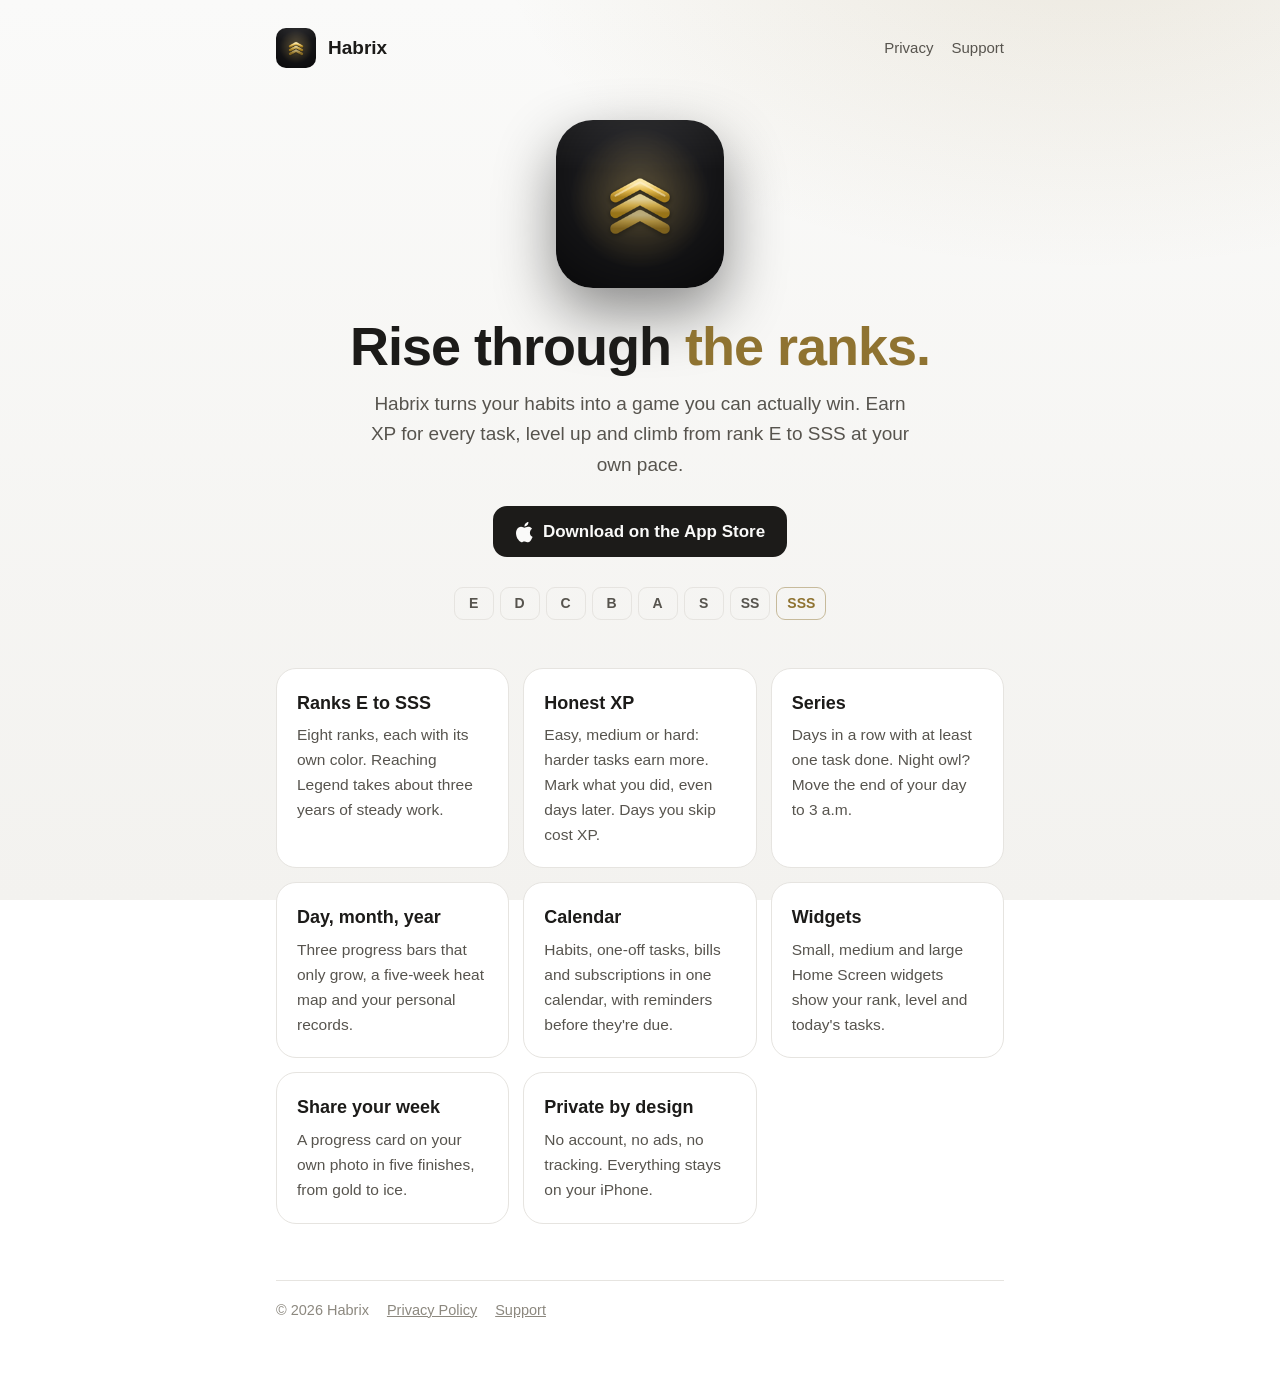
<file: index.html>
<!doctype html>
<html lang="en">
<head>
<meta charset="utf-8">
<meta name="viewport" content="width=device-width,initial-scale=1">
<title>Habrix — Habit tracker with ranks</title>
<meta name="description" content="Habrix turns habits into a game you can win: earn XP, level up and rise from rank E to SSS. No account, no ads — everything stays on your iPhone.">
<link rel="icon" href="icon.png">
<link rel="stylesheet" href="style.css">
</head>
<body>
<div class="wrap">
  <nav>
    <a class="brand" href="./"><img src="icon.png" alt="">Habrix</a>
    <div class="links"><a href="privacy.html">Privacy</a><a href="support.html">Support</a></div>
  </nav>

  <section class="hero">
    <img class="icon" src="icon.png" alt="Habrix app icon">
    <h1>Rise through <em>the ranks.</em></h1>
    <p class="lead">Habrix turns your habits into a game you can actually win. Earn XP for every task, level up and climb from rank E to SSS at your own pace.</p>
    <a class="store" href="https://apps.apple.com/app/id6793693508" aria-label="Download on the App Store">
      <svg width="18" height="22" viewBox="0 0 18 22" fill="currentColor" aria-hidden="true"><path d="M14.9 11.7c0-2.6 2.1-3.8 2.2-3.9-1.2-1.8-3.1-2-3.7-2-1.6-.2-3.1.9-3.9.9-.8 0-2-.9-3.4-.9-1.7 0-3.3 1-4.2 2.6-1.8 3.1-.5 7.7 1.3 10.2.9 1.2 1.9 2.6 3.2 2.6 1.3-.1 1.8-.8 3.3-.8s2 .8 3.4.8c1.4 0 2.3-1.3 3.1-2.5 1-1.4 1.4-2.8 1.4-2.9-.1 0-2.7-1-2.7-4.1zM12.4 4.1c.7-.9 1.2-2 1-3.1-1 0-2.2.7-2.9 1.5-.6.7-1.2 1.9-1 3 1.1.1 2.2-.6 2.9-1.4z"/></svg>
      Download on the App Store
    </a>
    <div class="ranks" aria-label="Ranks from E to SSS"><span>E</span><span>D</span><span>C</span><span>B</span><span>A</span><span>S</span><span>SS</span><span>SSS</span></div>
  </section>

  <div class="grid">
    <div class="card"><h3>Ranks E to SSS</h3><p>Eight ranks, each with its own color. Reaching Legend takes about three years of steady work.</p></div>
    <div class="card"><h3>Honest XP</h3><p>Easy, medium or hard: harder tasks earn more. Mark what you did, even days later. Days you skip cost XP.</p></div>
    <div class="card"><h3>Series</h3><p>Days in a row with at least one task done. Night owl? Move the end of your day to 3 a.m.</p></div>
    <div class="card"><h3>Day, month, year</h3><p>Three progress bars that only grow, a five-week heat map and your personal records.</p></div>
    <div class="card"><h3>Calendar</h3><p>Habits, one-off tasks, bills and subscriptions in one calendar, with reminders before they're due.</p></div>
    <div class="card"><h3>Widgets</h3><p>Small, medium and large Home Screen widgets show your rank, level and today's tasks.</p></div>
    <div class="card"><h3>Share your week</h3><p>A progress card on your own photo in five finishes, from gold to ice.</p></div>
    <div class="card"><h3>Private by design</h3><p>No account, no ads, no tracking. Everything stays on your iPhone.</p></div>
  </div>

  <footer>
    <span>© 2026 Habrix</span>
    <a href="privacy.html">Privacy Policy</a>
    <a href="support.html">Support</a>
  </footer>
</div>
</body>
</html>
</file>
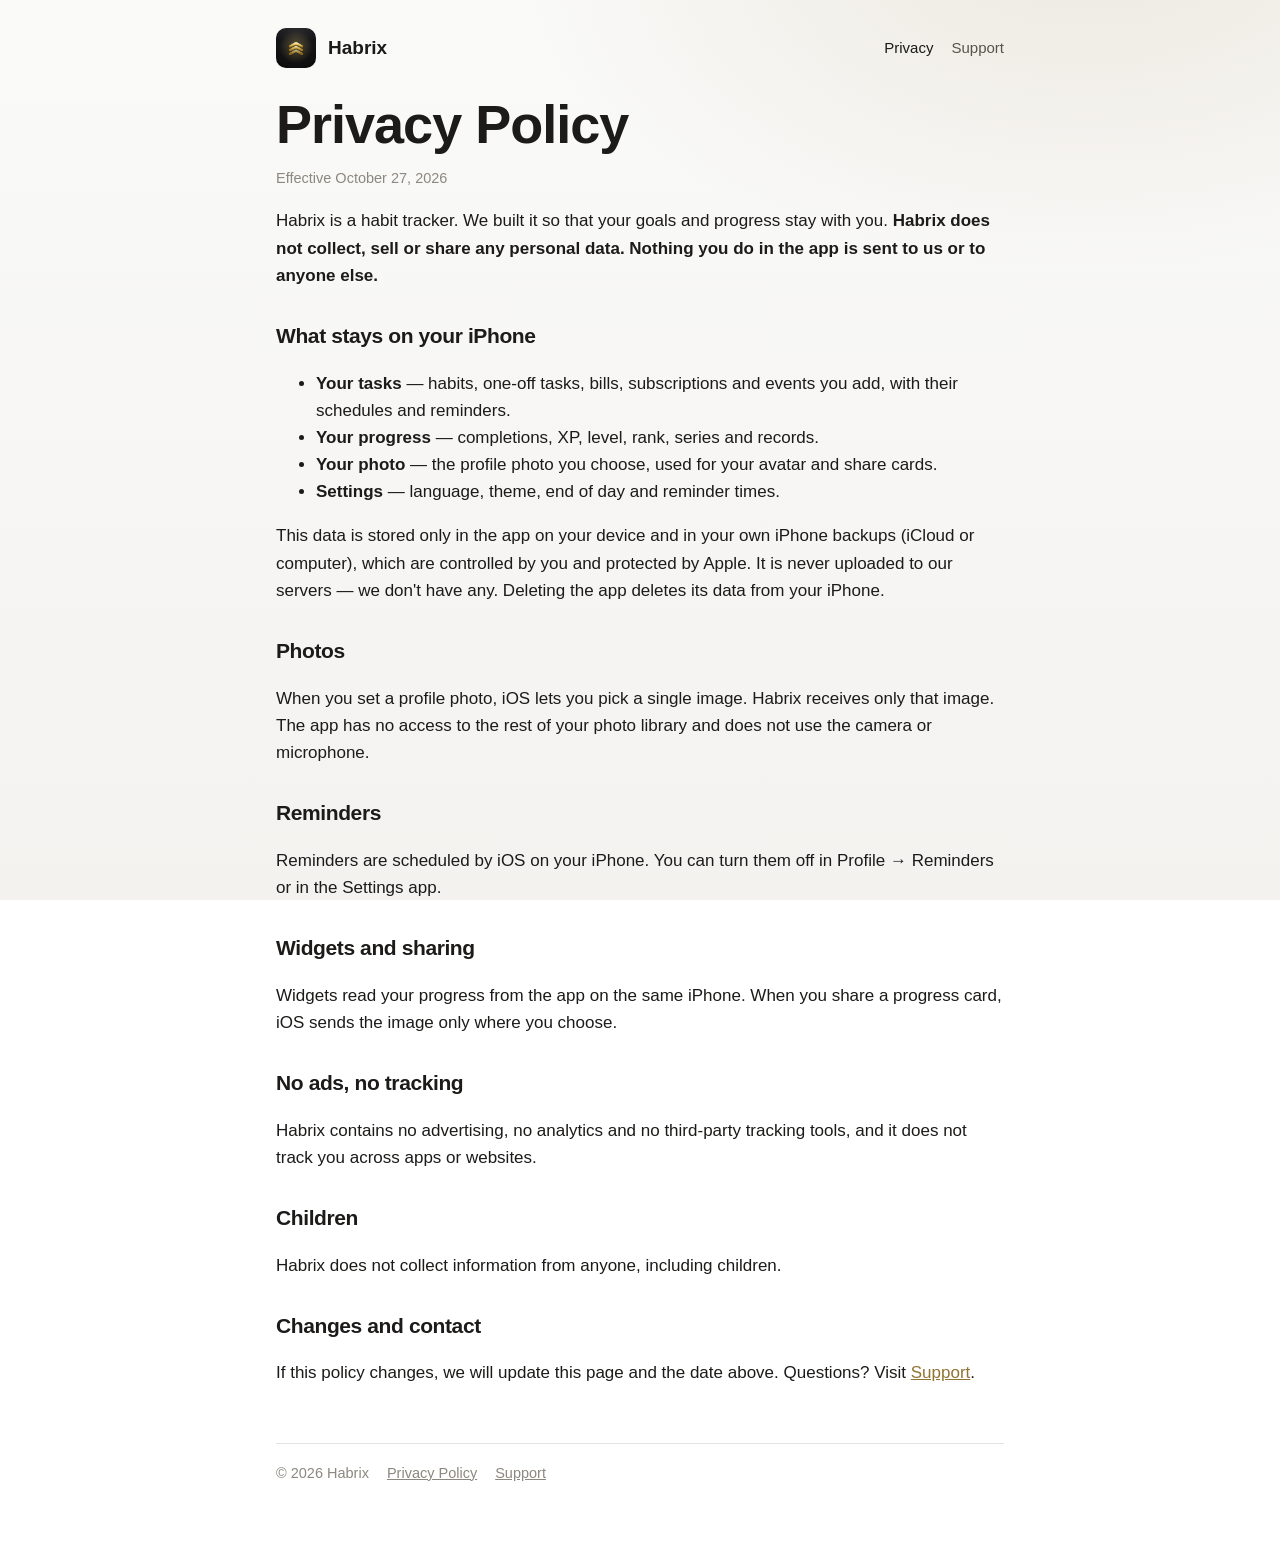
<file: privacy.html>
<!doctype html>
<html lang="en">
<head>
<meta charset="utf-8">
<meta name="viewport" content="width=device-width,initial-scale=1">
<title>Privacy Policy — Habrix</title>
<link rel="icon" href="icon.png">
<link rel="stylesheet" href="style.css">
</head>
<body>
<div class="wrap doc">
  <nav>
    <a class="brand" href="./"><img src="icon.png" alt="">Habrix</a>
    <div class="links"><a href="privacy.html" aria-current="page">Privacy</a><a href="support.html">Support</a></div>
  </nav>

  <h1>Privacy Policy</h1>
  <p class="muted">Effective October 27, 2026</p>

  <p>Habrix is a habit tracker. We built it so that your goals and progress stay with you.
     <b>Habrix does not collect, sell or share any personal data. Nothing you do in the app is sent to us or to anyone else.</b></p>

  <h2>What stays on your iPhone</h2>
  <ul>
    <li><b>Your tasks</b> — habits, one-off tasks, bills, subscriptions and events you add, with their schedules and reminders.</li>
    <li><b>Your progress</b> — completions, XP, level, rank, series and records.</li>
    <li><b>Your photo</b> — the profile photo you choose, used for your avatar and share cards.</li>
    <li><b>Settings</b> — language, theme, end of day and reminder times.</li>
  </ul>
  <p>This data is stored only in the app on your device and in your own iPhone backups (iCloud or computer), which are controlled by you and protected by Apple.
     It is never uploaded to our servers — we don't have any. Deleting the app deletes its data from your iPhone.</p>

  <h2>Photos</h2>
  <p>When you set a profile photo, iOS lets you pick a single image. Habrix receives only that image. The app has no access to the rest of your photo library and does not use the camera or microphone.</p>

  <h2>Reminders</h2>
  <p>Reminders are scheduled by iOS on your iPhone. You can turn them off in Profile → Reminders or in the Settings app.</p>

  <h2>Widgets and sharing</h2>
  <p>Widgets read your progress from the app on the same iPhone. When you share a progress card, iOS sends the image only where you choose.</p>

  <h2>No ads, no tracking</h2>
  <p>Habrix contains no advertising, no analytics and no third-party tracking tools, and it does not track you across apps or websites.</p>

  <h2>Children</h2>
  <p>Habrix does not collect information from anyone, including children.</p>

  <h2>Changes and contact</h2>
  <p>If this policy changes, we will update this page and the date above. Questions? Visit <a href="support.html">Support</a>.</p>

  <footer>
    <span>© 2026 Habrix</span>
    <a href="privacy.html">Privacy Policy</a>
    <a href="support.html">Support</a>
  </footer>
</div>
</body>
</html>
</file>
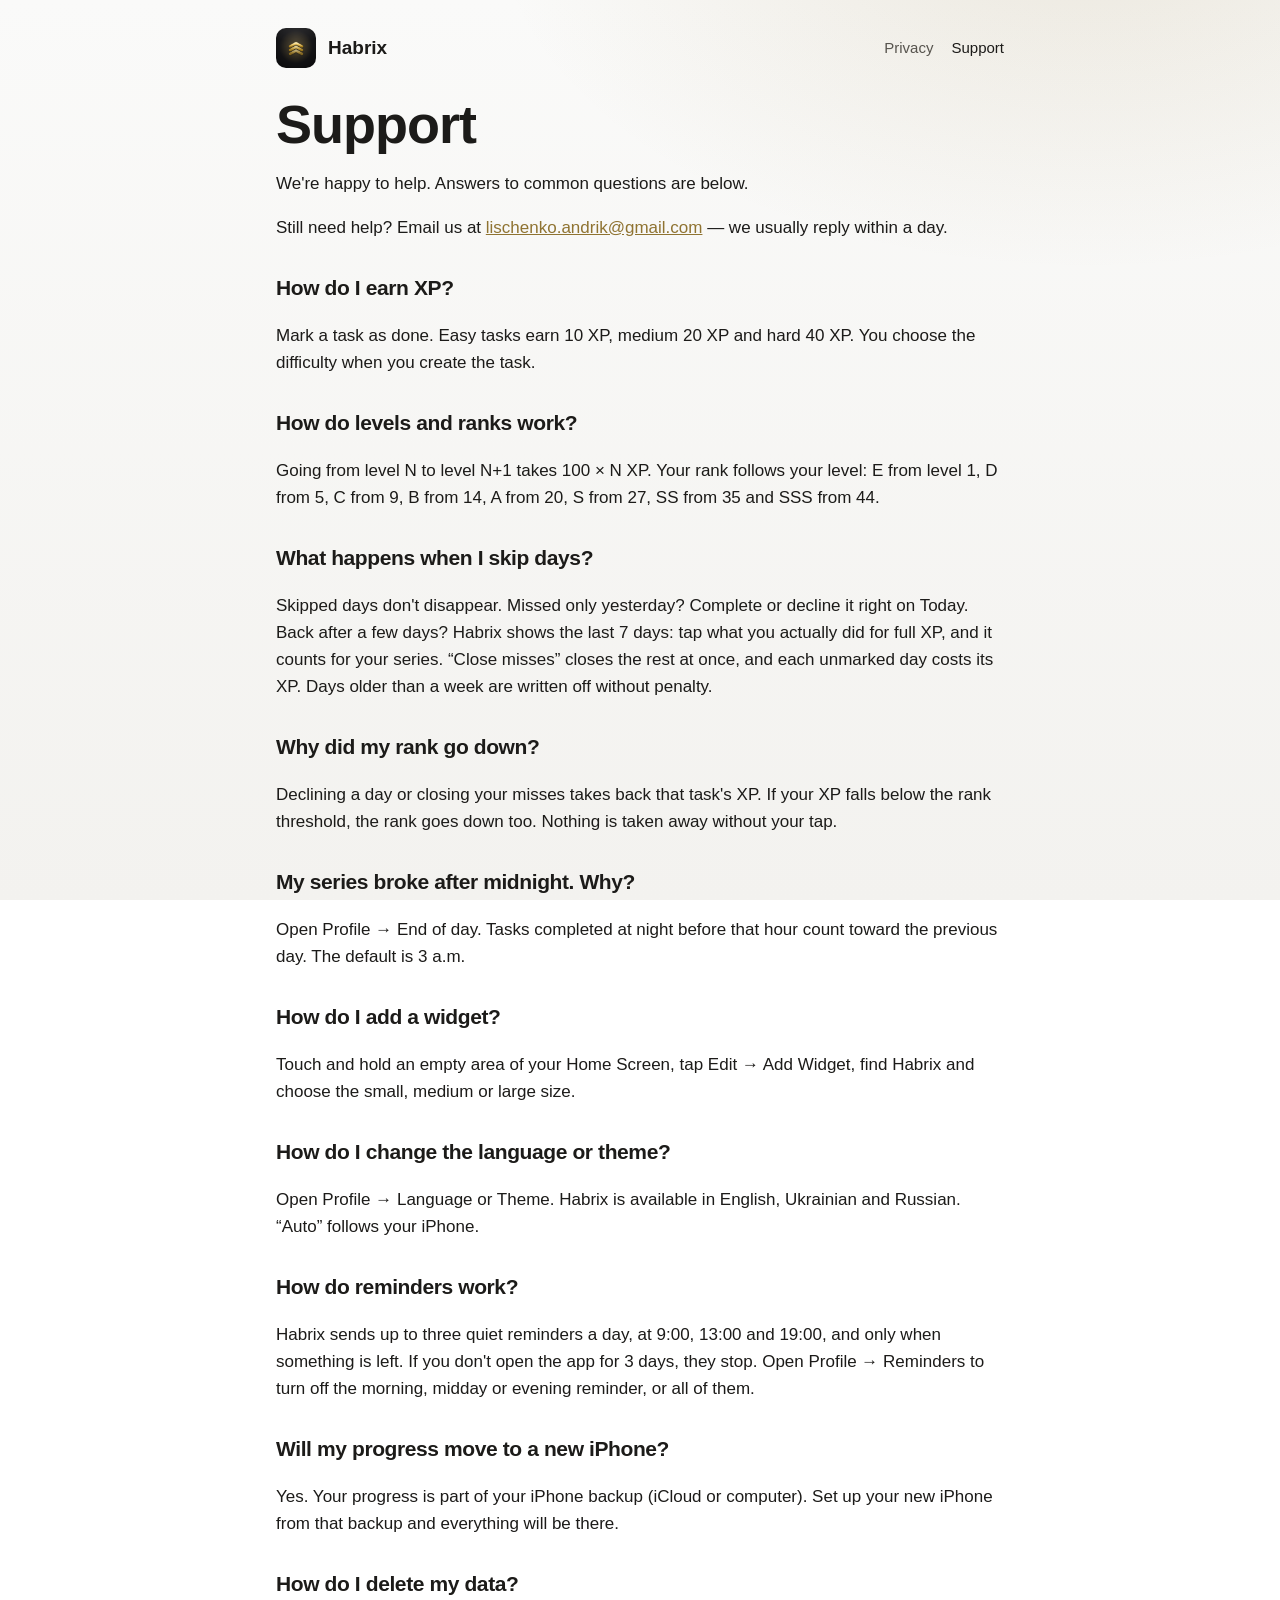
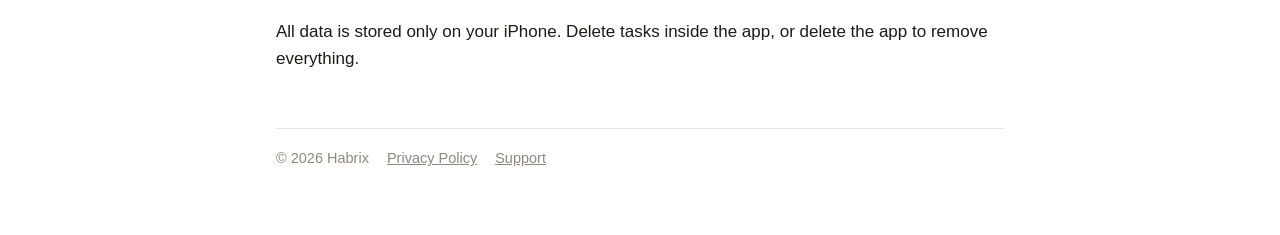
<file: support.html>
<!doctype html>
<html lang="en">
<head>
<meta charset="utf-8">
<meta name="viewport" content="width=device-width,initial-scale=1">
<title>Support — Habrix</title>
<link rel="icon" href="icon.png">
<link rel="stylesheet" href="style.css">
</head>
<body>
<div class="wrap doc">
  <nav>
    <a class="brand" href="./"><img src="icon.png" alt="">Habrix</a>
    <div class="links"><a href="privacy.html">Privacy</a><a href="support.html" aria-current="page">Support</a></div>
  </nav>

  <h1>Support</h1>
  <p>We're happy to help. Answers to common questions are below.</p>
  <p>Still need help? Email us at <a href="mailto:lischenko.andrik@gmail.com">lischenko.andrik@gmail.com</a> — we usually reply within a day.</p>

  <h2>How do I earn XP?</h2>
  <p>Mark a task as done. Easy tasks earn 10 XP, medium 20 XP and hard 40 XP. You choose the difficulty when you create the task.</p>

  <h2>How do levels and ranks work?</h2>
  <p>Going from level N to level N+1 takes 100 × N XP. Your rank follows your level: E from level 1, D from 5, C from 9, B from 14, A from 20, S from 27, SS from 35 and SSS from 44.</p>

  <h2>What happens when I skip days?</h2>
  <p>Skipped days don't disappear. Missed only yesterday? Complete or decline it right on Today. Back after a few days? Habrix shows the last 7 days: tap what you actually did for full XP, and it counts for your series. “Close misses” closes the rest at once, and each unmarked day costs its XP. Days older than a week are written off without penalty.</p>

  <h2>Why did my rank go down?</h2>
  <p>Declining a day or closing your misses takes back that task's XP. If your XP falls below the rank threshold, the rank goes down too. Nothing is taken away without your tap.</p>

  <h2>My series broke after midnight. Why?</h2>
  <p>Open Profile → End of day. Tasks completed at night before that hour count toward the previous day. The default is 3 a.m.</p>

  <h2>How do I add a widget?</h2>
  <p>Touch and hold an empty area of your Home Screen, tap Edit → Add Widget, find Habrix and choose the small, medium or large size.</p>

  <h2>How do I change the language or theme?</h2>
  <p>Open Profile → Language or Theme. Habrix is available in English, Ukrainian and Russian. “Auto” follows your iPhone.</p>

  <h2>How do reminders work?</h2>
  <p>Habrix sends up to three quiet reminders a day, at 9:00, 13:00 and 19:00, and only when something is left. If you don't open the app for 3 days, they stop. Open Profile → Reminders to turn off the morning, midday or evening reminder, or all of them.</p>

  <h2>Will my progress move to a new iPhone?</h2>
  <p>Yes. Your progress is part of your iPhone backup (iCloud or computer). Set up your new iPhone from that backup and everything will be there.</p>

  <h2>How do I delete my data?</h2>
  <p>All data is stored only on your iPhone. Delete tasks inside the app, or delete the app to remove everything.</p>

  <footer>
    <span>© 2026 Habrix</span>
    <a href="privacy.html">Privacy Policy</a>
    <a href="support.html">Support</a>
  </footer>
</div>
</body>
</html>
</file>
<file: style.css>
/* Habrix — сайт для App Store (главная, политика конфиденциальности, поддержка). Тёмная база и матовое золото, как в приложении. */
:root {
  --bg: #0c0c0d; --bg2: #161513; --card: #161615; --line: #2a2926;
  --fg: #f5f3ef; --muted: #b4afa6; --dim: #847f76; --gold: #d4b266; --gold2: #b8944a;
}
@media (prefers-color-scheme: light) {
  :root:not([data-theme="dark"]) { --bg: #fafaf9; --bg2: #f3f2ef; --card: #ffffff; --line: #e6e4e0; --fg: #1c1b19; --muted: #57544e; --dim: #8c887f; --gold: #8f7331; --gold2: #8f7331; }
}
:root[data-theme="dark"] { --bg: #0c0c0d; --bg2: #161513; --card: #161615; --line: #2a2926; --fg: #f5f3ef; --muted: #b4afa6; --dim: #847f76; --gold: #d4b266; --gold2: #b8944a; }
* { box-sizing: border-box; }
html, body { margin: 0; }
body {
  background: radial-gradient(1000px 600px at 85% -10%, color-mix(in srgb, var(--gold) 14%, transparent), transparent 60%),
              linear-gradient(180deg, var(--bg), var(--bg2));
  background-attachment: fixed;
  color: var(--fg); font: 17px/1.6 -apple-system, "SF Pro Text", "Segoe UI", Roboto, Helvetica, Arial, sans-serif;
  -webkit-font-smoothing: antialiased; min-height: 100vh;
}
a { color: var(--gold); }
.wrap { max-width: 760px; margin: 0 auto; padding: 28px 16px 64px; }
nav { display: flex; align-items: center; justify-content: space-between; gap: 12px; flex-wrap: wrap; margin-bottom: 28px; }
nav .brand { display: flex; align-items: center; gap: 12px; color: var(--fg); text-decoration: none; font-weight: 700; font-size: 19px; }
nav .brand img { width: 40px; height: 40px; border-radius: 10px; }
nav .links { display: flex; gap: 18px; font-size: 15px; }
nav .links a { color: var(--muted); text-decoration: none; }
nav .links a:hover, nav .links a[aria-current] { color: var(--fg); }
.hero { text-align: center; padding: 24px 0 8px; }
.hero img.icon { width: min(168px, 40vw); height: auto; border-radius: 22%; box-shadow: 0 24px 60px rgba(0, 0, 0, 0.45); }
h1 { font-size: clamp(34px, 7vw, 54px); line-height: 1.05; letter-spacing: -1px; margin: 22px 0 14px; }
h1 em { font-style: normal; background: linear-gradient(92deg, var(--gold), var(--gold2)); -webkit-background-clip: text; background-clip: text; color: transparent; }
.lead { color: var(--muted); font-size: 19px; max-width: 560px; margin: 0 auto 26px; }
.store { display: inline-flex; align-items: center; gap: 10px; background: var(--fg); color: var(--bg); text-decoration: none;
         padding: 12px 22px; border-radius: 14px; font-weight: 700; }
.ranks { display: flex; justify-content: center; gap: 6px; flex-wrap: wrap; margin: 30px 0 0; }
.ranks span { min-width: 40px; padding: 4px 10px; border-radius: 9px; border: 1px solid var(--line); color: var(--muted); font-weight: 700; font-size: 14px; }
.ranks span:last-child { color: var(--gold); border-color: color-mix(in srgb, var(--gold) 45%, transparent); }
.grid { display: grid; grid-template-columns: repeat(auto-fit, minmax(220px, 1fr)); gap: 14px; margin: 40px 0; }
.card { background: var(--card); border: 1px solid var(--line); border-radius: 20px; padding: 20px; }
.card h3 { margin: 0 0 6px; font-size: 18px; }
.card p { margin: 0; color: var(--muted); font-size: 15.5px; }
h2 { font-size: 26px; letter-spacing: -0.4px; margin: 36px 0 8px; }
.doc h2 { font-size: 21px; margin-top: 30px; }
.doc p, .doc li { color: var(--fg); }
.doc .muted, footer { color: var(--dim); font-size: 14.5px; }
footer { margin-top: 56px; border-top: 1px solid var(--line); padding-top: 18px; display: flex; gap: 18px; flex-wrap: wrap; }
footer a { color: var(--dim); }
</file>
